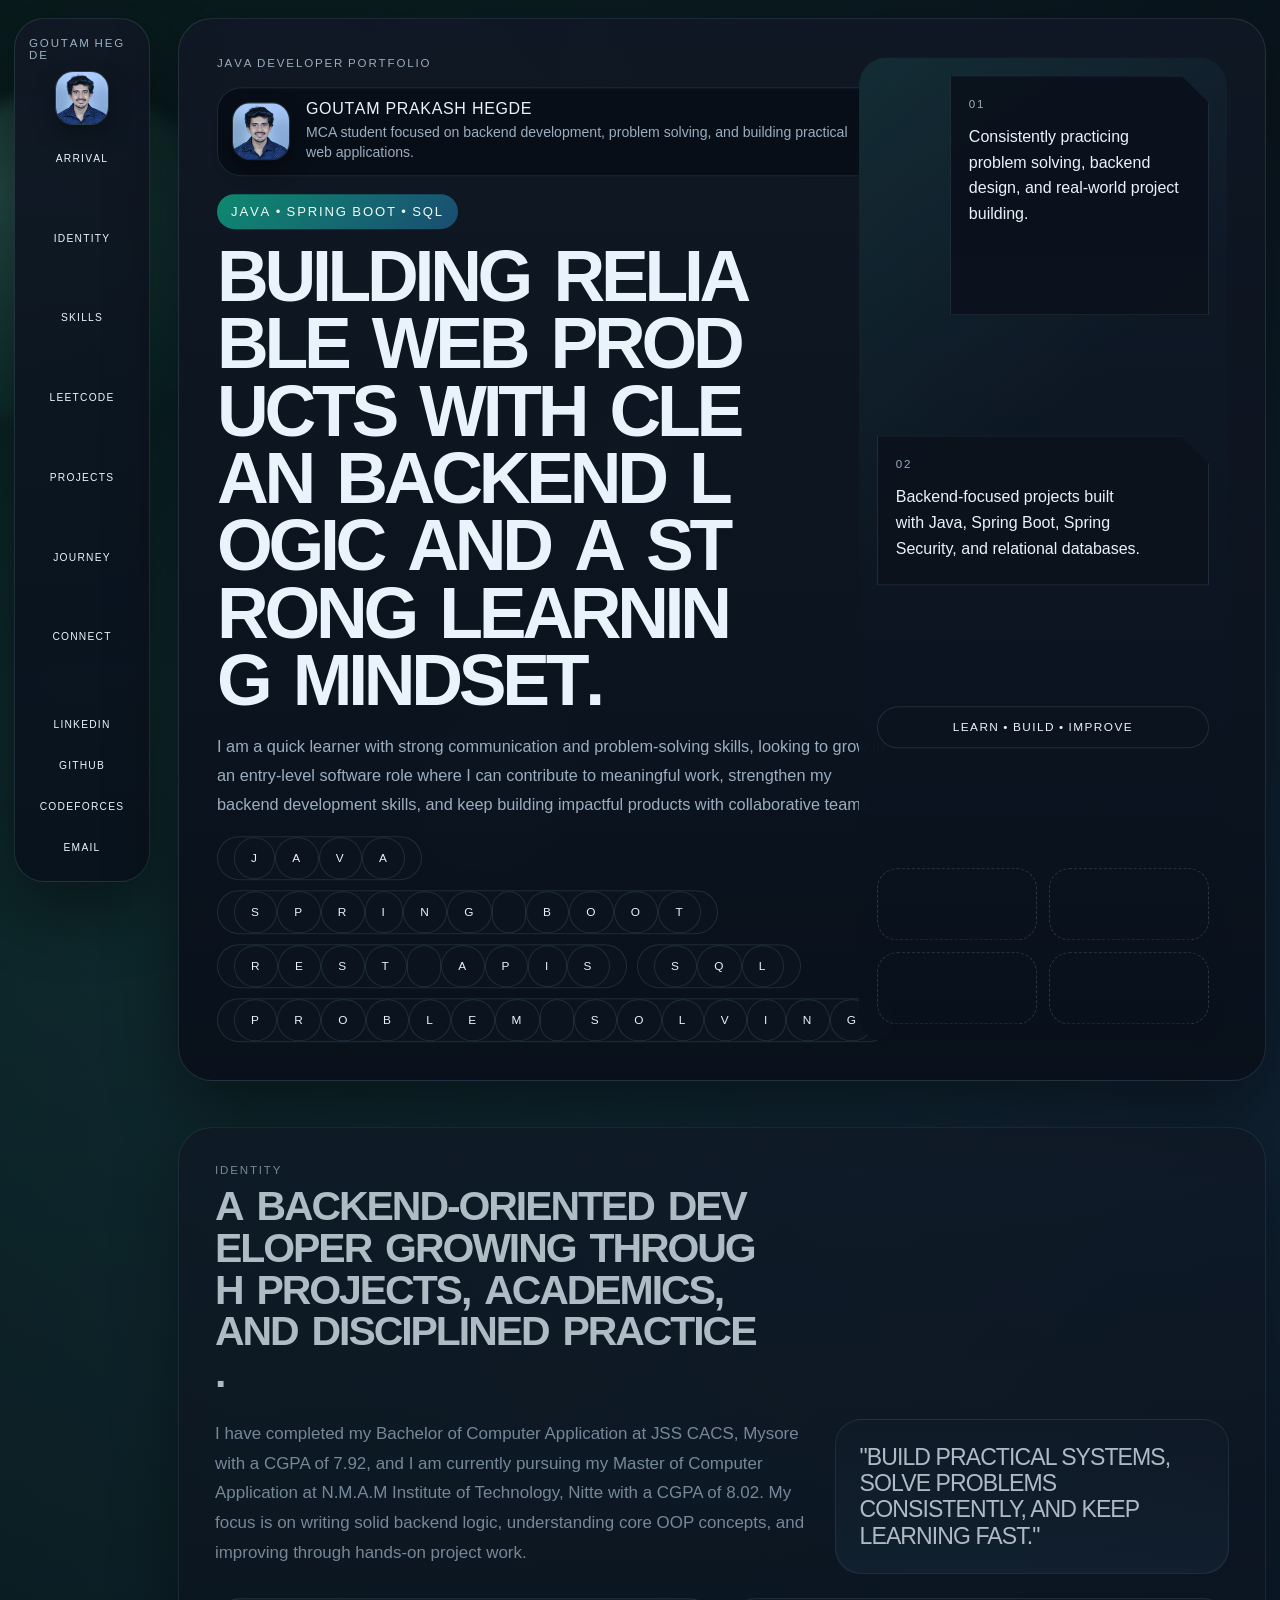
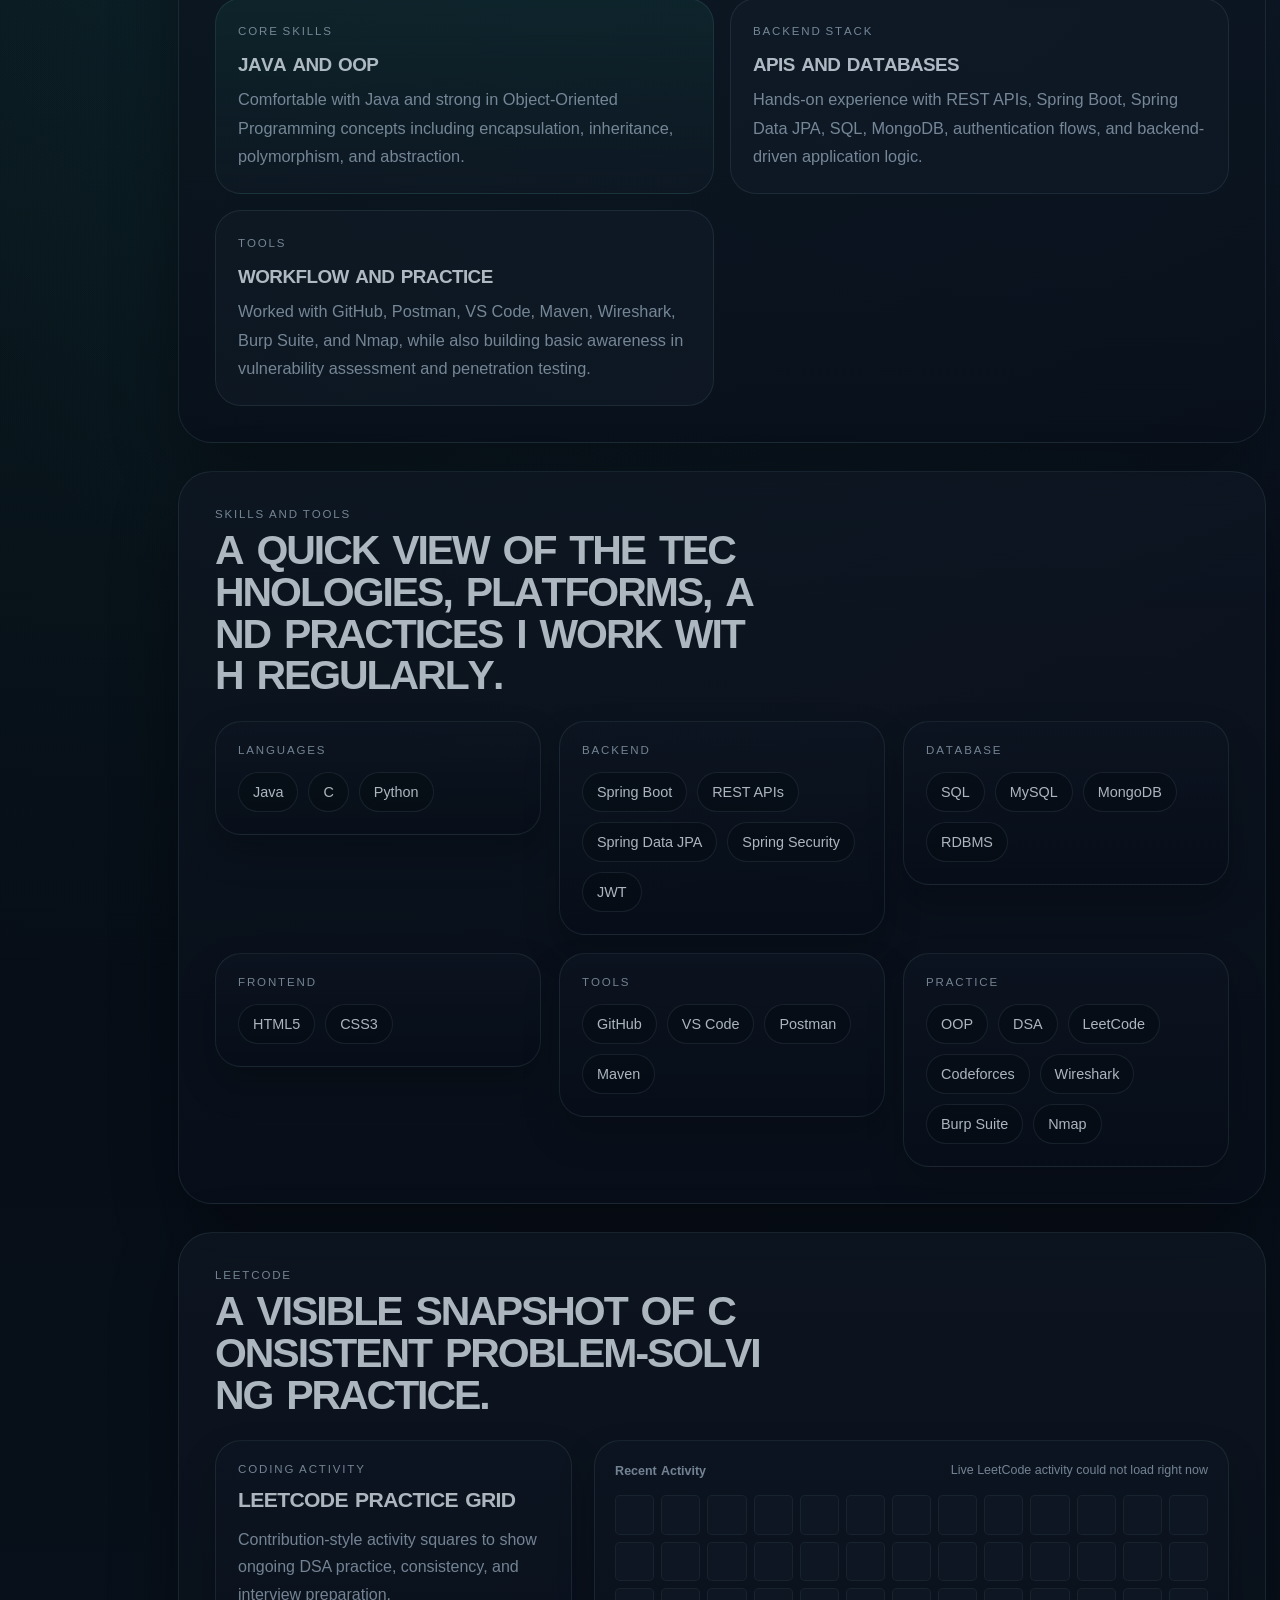
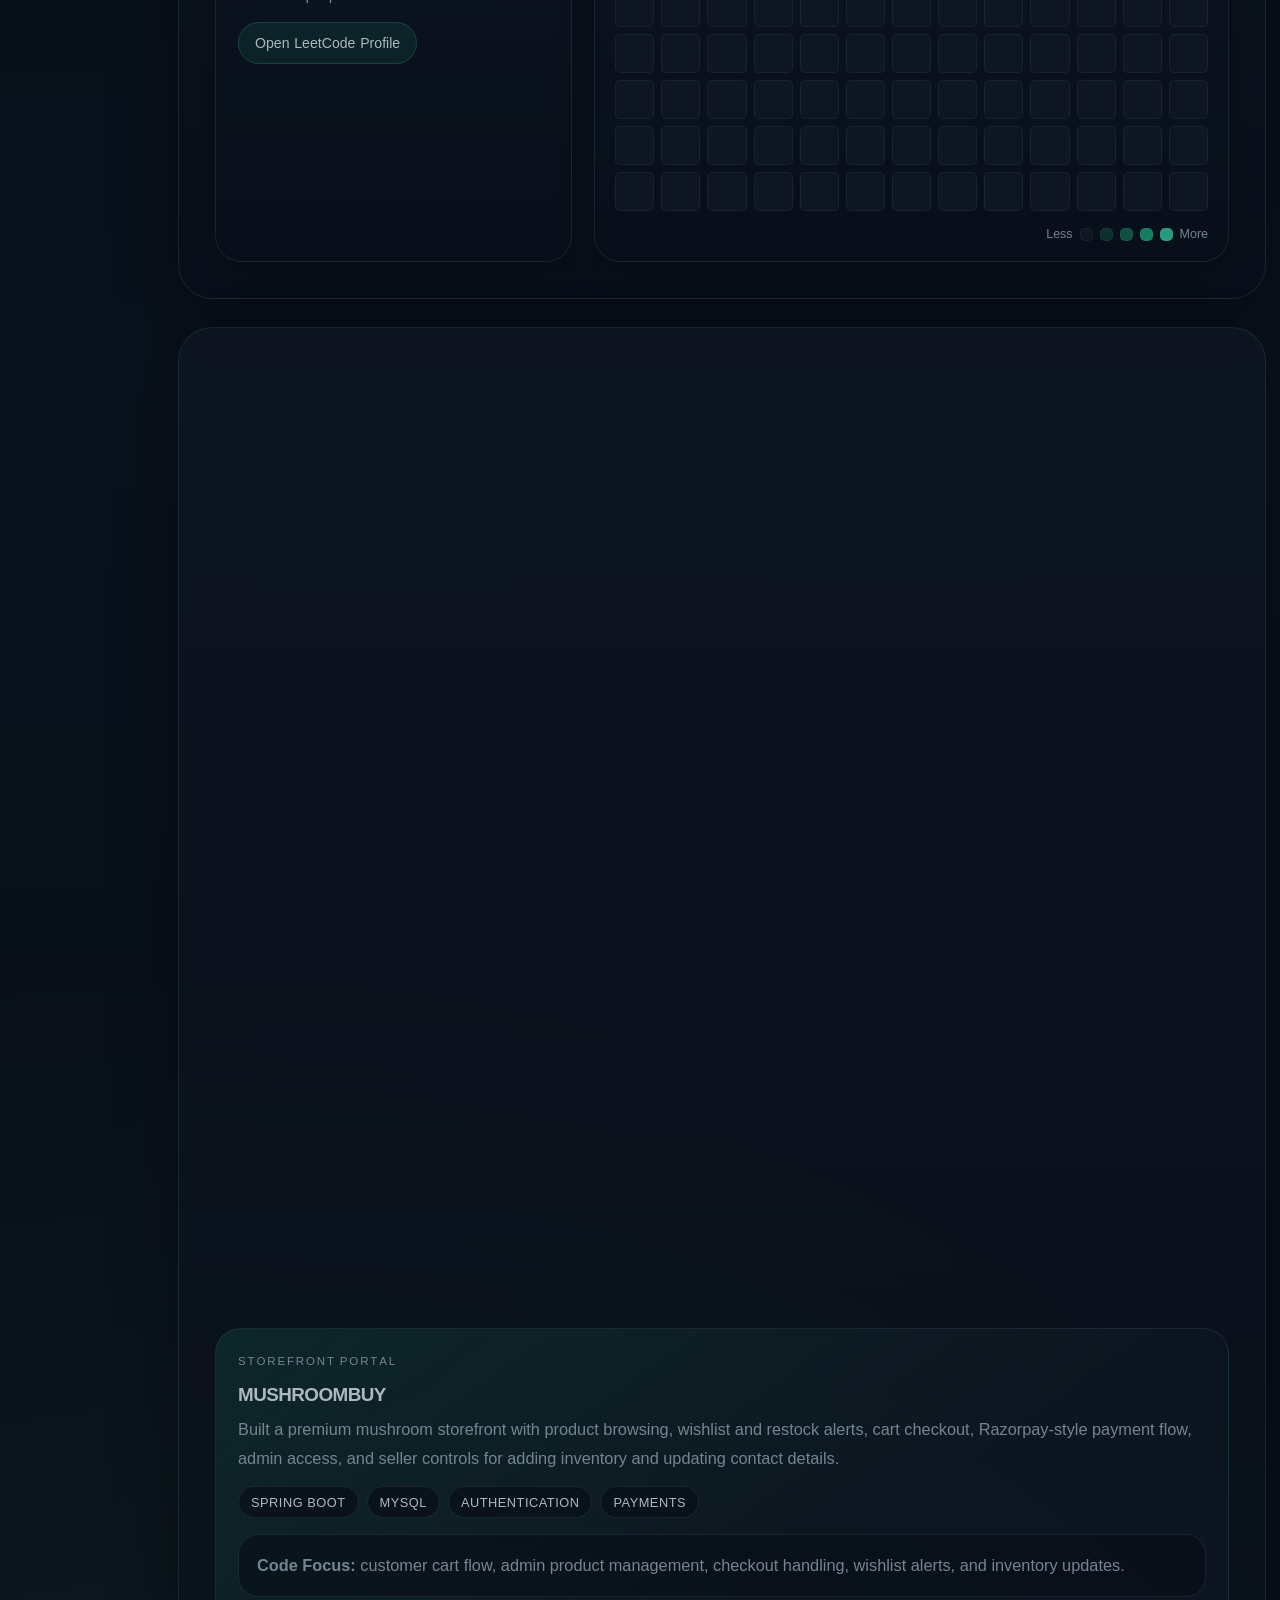
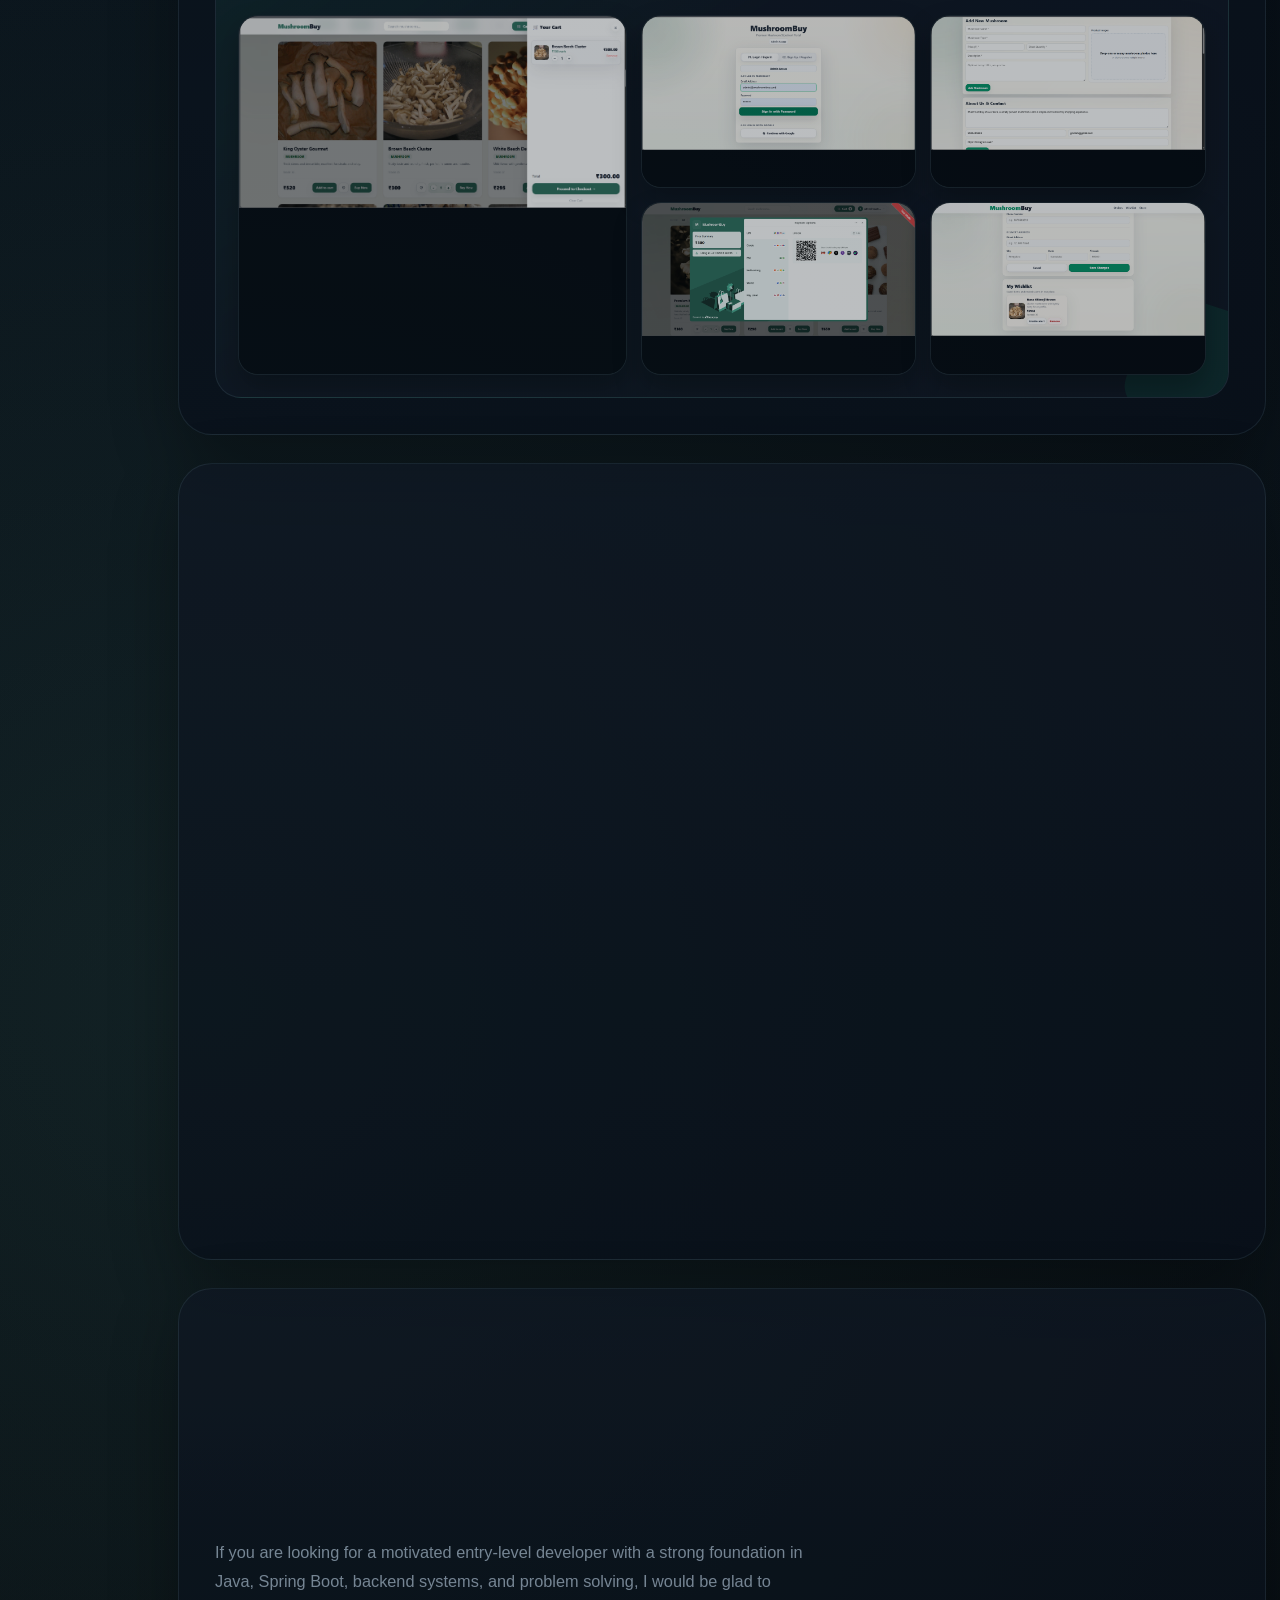
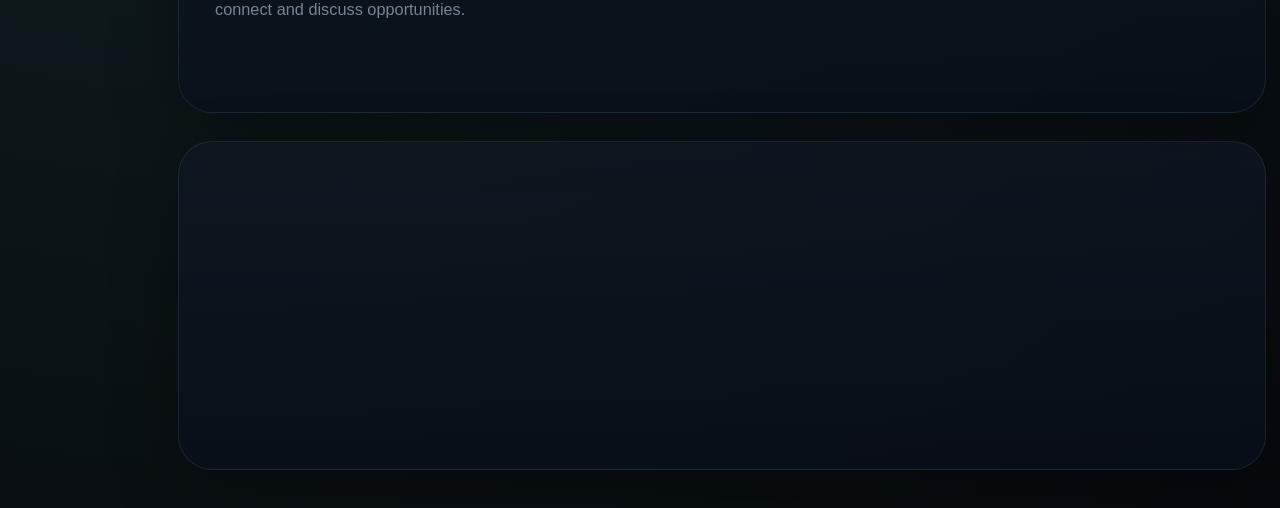
<file: index.html>
<!DOCTYPE html>
<html lang="en">
<head>
  <meta charset="UTF-8">
  <meta name="viewport" content="width=device-width, initial-scale=1.0">
  <title>Signal House Portfolio</title>
  <link rel="stylesheet" href="styles.css">
</head>
<body>
  <div class="liquid-atmosphere" aria-hidden="true">
    <span class="liquid-orb orb-1"></span>
    <span class="liquid-orb orb-2"></span>
    <span class="liquid-orb orb-3"></span>
    <span class="liquid-bubble bubble-1"></span>
    <span class="liquid-bubble bubble-2"></span>
    <span class="liquid-bubble bubble-3"></span>
    <span class="liquid-bubble bubble-4"></span>
    <span class="liquid-bubble bubble-5"></span>
  </div>

  <div class="page-shell">
    <aside class="side-rail" id="side-rail">
      <div class="rail-top">
        <p class="rail-label">Goutam Hegde</p>
        <img class="rail-photo" src="assets/goutam-prakash-hegde.jpg" alt="Portrait of Goutam Prakash Hegde">
      </div>
      <nav class="rail-nav" aria-label="Section links">
        <a href="#intro">Arrival</a>
        <a href="#identity">Identity</a>
        <a href="#skills">Skills</a>
        <a href="#leetcode">LeetCode</a>
        <a href="#work">Projects</a>
        <a href="#process">Journey</a>
        <a href="#contact">Connect</a>
      </nav>
      <div class="rail-links">
        <a href="https://www.linkedin.com/in/goutam-hegde-209283289/" target="_blank" rel="noopener noreferrer">LinkedIn</a>
        <a href="https://github.com/GoutamHegde5" target="_blank" rel="noopener noreferrer">GitHub</a>
        <a href="#">Codeforces</a>
        <a href="mailto:goutamkambigar@gmail.com">Email</a>
      </div>
    </aside>

    <main class="content-shell">
      <section class="intro-panel" id="intro">
        <div class="intro-stage panel-layer">
          <p class="eyebrow">Java Developer Portfolio</p>
          <div class="identity-strip">
            <img class="identity-photo" src="assets/goutam-prakash-hegde.jpg" alt="Portrait of Goutam Prakash Hegde">
            <div class="identity-copy">
              <p class="identity-name">Goutam Prakash Hegde</p>
              <p class="identity-role">MCA student focused on backend development, problem solving, and building practical web applications.</p>
            </div>
          </div>
          <div class="headline-stack">
            <span class="headline-chip">Java • Spring Boot • SQL</span>
            <h2>Building reliable web products with clean backend logic and a strong learning mindset.</h2>
          </div>
          <p class="intro-copy">
            I am a quick learner with strong communication and problem-solving skills, looking to grow in an entry-level software role where I can contribute to meaningful work, strengthen my backend development skills, and keep building impactful products with collaborative teams.
          </p>
          <div class="intro-notes">
            <span>Java</span>
            <span>Spring Boot</span>
            <span>REST APIs</span>
            <span>SQL</span>
            <span>Problem Solving</span>
          </div>
        </div>
        <div class="intro-art panel-layer" aria-hidden="true">
          <div class="art-card art-card-tall">
            <span class="art-index">01</span>
            <p>Consistently practicing problem solving, backend design, and real-world project building.</p>
          </div>
          <div class="art-card art-card-wide">
            <span class="art-index">02</span>
            <p>Backend-focused projects built with Java, Spring Boot, Spring Security, and relational databases.</p>
          </div>
          <div class="art-banner">Learn • Build • Improve</div>
          <div class="art-grid">
            <span></span>
            <span></span>
            <span></span>
            <span></span>
          </div>
        </div>
      </section>

      <section class="content-panel section-panel identity-panel scroll-panel" id="identity">
        <div class="panel-head">
          <p class="eyebrow">Identity</p>
          <h3>A backend-oriented developer growing through projects, academics, and disciplined practice.</h3>
        </div>
        <div class="split-layout">
          <p class="body-copy lead-copy">
            I have completed my Bachelor of Computer Application at JSS CACS, Mysore with a CGPA of 7.92, and I am currently pursuing my Master of Computer Application at N.M.A.M Institute of Technology, Nitte with a CGPA of 8.02. My focus is on writing solid backend logic, understanding core OOP concepts, and improving through hands-on project work.
          </p>
          <div class="quote-block">
            <p>"Build practical systems, solve problems consistently, and keep learning fast."</p>
          </div>
        </div>
        <div class="identity-grid">
          <article class="info-card accent-card">
            <span class="card-kicker">Core Skills</span>
            <h4>Java And OOP</h4>
            <p>Comfortable with Java and strong in Object-Oriented Programming concepts including encapsulation, inheritance, polymorphism, and abstraction.</p>
          </article>
          <article class="info-card">
            <span class="card-kicker">Backend Stack</span>
            <h4>APIs And Databases</h4>
            <p>Hands-on experience with REST APIs, Spring Boot, Spring Data JPA, SQL, MongoDB, authentication flows, and backend-driven application logic.</p>
          </article>
          <article class="info-card">
            <span class="card-kicker">Tools</span>
            <h4>Workflow And Practice</h4>
            <p>Worked with GitHub, Postman, VS Code, Maven, Wireshark, Burp Suite, and Nmap, while also building basic awareness in vulnerability assessment and penetration testing.</p>
          </article>
        </div>
      </section>

      <section class="content-panel section-panel skills-panel scroll-panel" id="skills">
        <div class="panel-head">
          <p class="eyebrow">Skills And Tools</p>
          <h3>A quick view of the technologies, platforms, and practices I work with regularly.</h3>
        </div>
        <div class="skills-cloud">
          <article class="skill-group floating-card">
            <span class="card-kicker">Languages</span>
            <div class="skill-tags">
              <span>Java</span>
              <span>C</span>
              <span>Python</span>
            </div>
          </article>
          <article class="skill-group floating-card">
            <span class="card-kicker">Backend</span>
            <div class="skill-tags">
              <span>Spring Boot</span>
              <span>REST APIs</span>
              <span>Spring Data JPA</span>
              <span>Spring Security</span>
              <span>JWT</span>
            </div>
          </article>
          <article class="skill-group floating-card">
            <span class="card-kicker">Database</span>
            <div class="skill-tags">
              <span>SQL</span>
              <span>MySQL</span>
              <span>MongoDB</span>
              <span>RDBMS</span>
            </div> 
          </article>
          <article class="skill-group floating-card">
            <span class="card-kicker">Frontend</span>
            <div class="skill-tags">
              <span>HTML5</span>
              <span>CSS3</span>
            </div>
          </article>
          <article class="skill-group floating-card">
            <span class="card-kicker">Tools</span>
            <div class="skill-tags">
              <span>GitHub</span>
              <span>VS Code</span>
              <span>Postman</span>
              <span>Maven</span>
            </div>
          </article>
          <article class="skill-group floating-card">
            <span class="card-kicker">Practice</span>
            <div class="skill-tags">
              <span>OOP</span>
              <span>DSA</span>
              <span>LeetCode</span>
              <span>Codeforces</span>
              <span>Wireshark</span>
              <span>Burp Suite</span>
              <span>Nmap</span>
            </div>
          </article>
        </div>
      </section>

      <section class="content-panel section-panel leetcode-panel scroll-panel" id="leetcode" data-leetcode-user="Goutam__Hegde">
        <div class="panel-head">
          <p class="eyebrow">LeetCode</p>
          <h3>A visible snapshot of consistent problem-solving practice.</h3>
        </div>
        <div class="leetcode-layout">
          <div class="leetcode-copy">
            <span class="card-kicker">Coding Activity</span>
            <h4>LeetCode Practice Grid</h4>
            <p>Contribution-style activity squares to show ongoing DSA practice, consistency, and interview preparation.</p>
            <a class="leetcode-link" href="https://leetcode.com/u/Goutam__Hegde/" target="_blank" rel="noopener noreferrer">Open LeetCode Profile</a>
          </div>
          <div class="leetcode-card" aria-label="LeetCode activity grid">
            <div class="leetcode-card-head">
              <strong>Recent Activity</strong>
              <span id="leetcode-status">Loading live LeetCode activity...</span>
            </div>
            <div class="leetcode-heatmap" id="leetcode-heatmap" aria-hidden="true"></div>
            <div class="leetcode-legend" aria-hidden="true">
              <span>Less</span>
              <i data-level="0"></i>
              <i data-level="1"></i>
              <i data-level="2"></i>
              <i data-level="3"></i>
              <i data-level="4"></i>
              <span>More</span>
            </div>
          </div>
        </div>
      </section>

      <section class="content-panel section-panel work-panel scroll-panel" id="work">
        <div class="panel-head">
          <p class="eyebrow">Projects</p>
          <h3>Projects that show my interest in real-world backend systems and full-stack problem solving.</h3>
        </div>
        <div class="project-wall">
          <article class="project-tile featured">
            <span class="card-kicker">E-Commerce Platform</span>
            <h4>Foodsy</h4>
            <p>Built a full-stack food ordering platform with real-time menu browsing, dynamic cart management, secure checkout workflows, automated inventory tracking, and user authentication using Java, Spring Boot, MySQL, and Spring Data JPA.</p>
            <div class="project-meta">
              <span>Java</span>
              <span>Spring Boot</span>
              <span>MySQL</span>
              <span>Spring Data JPA</span>
            </div>
            <div class="project-code">
              <p><strong>Code Focus:</strong> authentication, cart workflow, order flow, and inventory tracking.</p>
            </div>
            <div class="project-gallery">
              <figure class="project-shot project-shot-wide">
                <img src="assets/projects/foodsy-login.png" alt="Foodsy login screen for admin and users">
              </figure>
              <figure class="project-shot">
                <img src="assets/projects/foodsy-menu.png" alt="Foodsy menu page showing product cards">
              </figure>
              <figure class="project-shot">
                <img src="assets/projects/foodsy-contact.png" alt="Foodsy contact section page">
              </figure>
            </div>
          </article>
          <article class="project-tile mushroom-project">
            <span class="card-kicker">Storefront Portal</span>
            <h4>MushroomBuy</h4>
            <p>Built a premium mushroom storefront with product browsing, wishlist and restock alerts, cart checkout, Razorpay-style payment flow, admin access, and seller controls for adding inventory and updating contact details.</p>
            <div class="project-meta">
              <span>Spring Boot</span>
              <span>MySQL</span>
              <span>Authentication</span>
              <span>Payments</span>
            </div>
            <div class="project-code">
              <p><strong>Code Focus:</strong> customer cart flow, admin product management, checkout handling, wishlist alerts, and inventory updates.</p>
            </div>
            <div class="project-gallery mushroom-gallery">
              <figure class="project-shot project-shot-wide">
                <img src="assets/projects/mushroombuy-storefront.png" alt="MushroomBuy storefront showing products and cart drawer">
              </figure>
              <figure class="project-shot">
                <img src="assets/projects/mushroombuy-login.png" alt="MushroomBuy portal login and registration screen">
              </figure>
              <figure class="project-shot">
                <img src="assets/projects/mushroombuy-admin-products.png" alt="MushroomBuy admin screen for adding mushroom products">
              </figure>
              <figure class="project-shot">
                <img src="assets/projects/mushroombuy-checkout-payment.png" alt="MushroomBuy payment options checkout screen">
              </figure>
              <figure class="project-shot">
                <img src="assets/projects/mushroombuy-wishlist-delivery.png" alt="MushroomBuy wishlist and saved delivery details screen">
              </figure>
            </div>
          </article>
        </div>
      </section>

      <section class="content-panel section-panel process-panel scroll-panel" id="process">
        <div class="panel-head">
          <p class="eyebrow">Journey</p>
          <h3>An academic and personal journey shaped by steady learning, technical curiosity, and consistency.</h3>
        </div>
        <div class="timeline-list">
          <article class="timeline-row">
            <span class="timeline-mark">2022</span>
            <div>
              <h4>BCA Foundation</h4>
              <p>Started Bachelor of Computer Application at JSS CACS, Mysore and built a strong academic base in computer applications, programming, and software fundamentals.</p>
            </div>
          </article>
          <article class="timeline-row">
            <span class="timeline-mark">2025</span>
            <div>
              <h4>MCA Progress</h4>
              <p>Continued my learning through Master of Computer Application at N.M.A.M Institute of Technology, Nitte, while improving backend development, tools usage, and project-building confidence.</p>
            </div>
          </article>
          <article class="timeline-row">
            <span class="timeline-mark">Beyond</span>
            <div>
              <h4>Achievements And Interests</h4>
              <p>Represented my district in division-level throwball and completed JR level lessons in tabla, reflecting discipline, focus, and commitment beyond academics.</p>
            </div>
          </article>
        </div>
      </section>

      <section class="content-panel section-panel contact-panel scroll-panel" id="contact">
        <div class="panel-head">
          <p class="eyebrow">Connect</p>
          <h3>Open to opportunities where I can learn fast, contribute well, and grow as a developer.</h3>
        </div>
        <div class="contact-layout">
          <p class="body-copy contact-copy">
            If you are looking for a motivated entry-level developer with a strong foundation in Java, Spring Boot, backend systems, and problem solving, I would be glad to connect and discuss opportunities.
          </p>
          <div class="contact-grid">
            <a href="mailto:goutamkambigar@gmail.com">goutamkambigar@gmail.com</a>
            <a href="tel:+919242288471">+91 9242288471</a>
            <a href="https://www.linkedin.com/in/goutam-hegde-209283289/" target="_blank" rel="noopener noreferrer">LinkedIn Profile</a>
            <a href="https://github.com/GoutamHegde5" target="_blank" rel="noopener noreferrer">GitHub Profile</a>
          </div>
        </div>
      </section>

      <section class="content-panel section-panel photo-tease-panel scroll-panel" id="photo-tease">
        <div class="panel-head">
          <p class="eyebrow">Bonus</p>
          <h3>I am parttime photographer want to see some sample took by me ?</h3>
        </div>
        <div class="photo-tease-box">
          <div class="photo-actions" id="photo-actions">
            <a class="photo-yes" href="photography.html" id="photo-yes-btn">Yes</a>
            <button class="photo-no" type="button" id="photo-no-btn" aria-label="No option">No</button>
          </div>
          <p class="photo-status" id="photo-status" aria-live="polite"></p>
        </div>
      </section>
    </main>
  </div>

  <div class="gallery-launch-overlay" id="gallery-launch-overlay" aria-hidden="true"></div>
  <script src="script.js"></script>

</body>
</html>
</file>
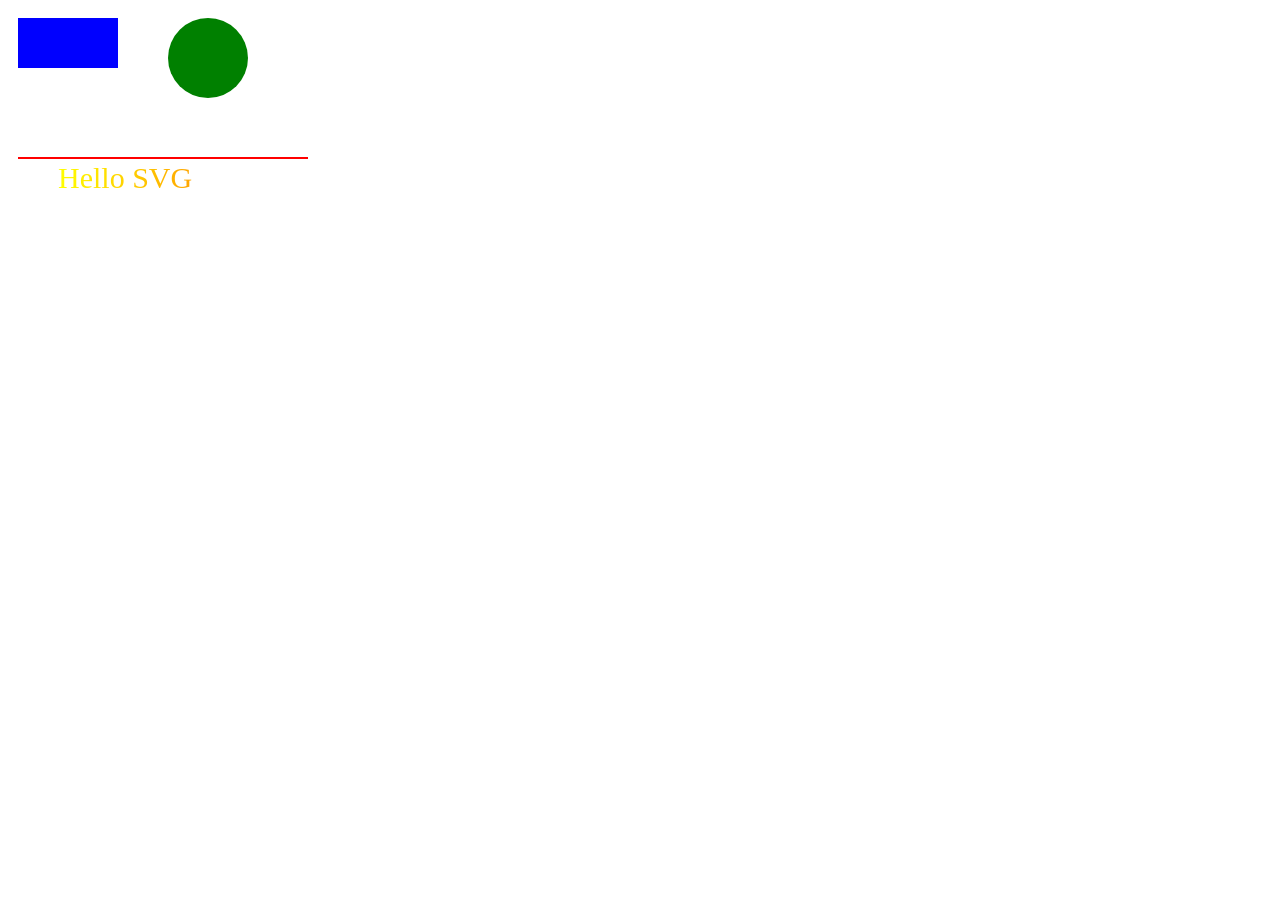
<file: one.html>
<!DOCTYPE html>
<html>
<head>
  <title>My HTML5 Page</title>
</head>
<body>
<svg width="400" height="200">
    <rect x="10" y="10" width="100" height="50" fill="blue"/>
    <circle cx="200" cy="50" r="40" fill="green"/>
    <line x1="10" y1="150" x2="300" y2="150" stroke="red" stroke-width="2"/>
    <defs>
        <linearGradient id="grad" x1="0%" y1="0%" x2="100%" y2="0%">
            <stop offset="0%" style="stop-color:yellow"/>
            <stop offset="100%" style="stop-color:orange"/>
        </linearGradient>
    </defs>
    <text x="50" y="180" font-size="30" fill="url(#grad)">Hello SVG</text>
</svg>



</body>
</html>
</file>
<file: styles.css>
:root {
  --bg: #05080d;
  --surface: #0b111a;
  --surface-strong: #101824;
  --surface-tint: #142231;
  --ink: #edf7ff;
  --muted: #9eb0c2;
  --line: rgba(183, 232, 255, 0.12);
  --accent: #35d0a4;
  --accent-deep: #0f8c72;
  --accent-soft: #7de7c9;
  --glow: rgba(53, 208, 164, 0.28);
  --shadow: 0 24px 70px rgba(0, 0, 0, 0.48);
  --heading-font: "Arial Black", Impact, sans-serif;
  --body-font: "Trebuchet MS", "Segoe UI", sans-serif;
  --radius-xl: 34px;
  --radius-lg: 26px;
  --radius-pill: 999px;
}

* {
  box-sizing: border-box;
}

img {
  -webkit-user-drag: none;
  user-select: none;
}

html {
  scroll-behavior: smooth;
}

body {
  margin: 0;
  min-height: 100vh;
  color: var(--ink);
  font-family: var(--body-font);
  position: relative;
  overflow-x: hidden;
  background:
    radial-gradient(circle at 12% 10%, rgba(53, 208, 164, 0.16), transparent 30%),
    radial-gradient(circle at 88% 14%, rgba(82, 123, 255, 0.12), transparent 26%),
    radial-gradient(circle at 16% 84%, rgba(125, 231, 201, 0.1), transparent 28%),
    linear-gradient(180deg, #03050a 0%, #08111c 52%, #05080d 100%);
}

body::after {
  content: "";
  position: fixed;
  inset: 0;
  pointer-events: none;
  background:
    radial-gradient(circle 110px at var(--cursor-x, 50%) var(--cursor-y, 50%), rgba(125, 231, 201, 0.22), transparent 64%),
    radial-gradient(circle 360px at var(--cursor-x, 50%) var(--cursor-y, 50%), rgba(53, 208, 164, 0.13), transparent 72%);
  opacity: 0.72;
  mix-blend-mode: screen;
}

body::before {
  content: "";
  position: fixed;
  inset: 0;
  pointer-events: none;
  background-image:
    linear-gradient(rgba(183, 232, 255, 0.04) 1px, transparent 1px),
    linear-gradient(90deg, rgba(183, 232, 255, 0.04) 1px, transparent 1px);
  background-size: 40px 40px;
  opacity: 0.08;
  mask-image: linear-gradient(180deg, rgba(0, 0, 0, 0.55), rgba(0, 0, 0, 0.06));
}


.page-shell {
  position: relative;
  z-index: 2;
  width: min(1380px, calc(100% - 28px));
  margin: 0 auto;
  display: grid;
  grid-template-columns: 136px minmax(0, 1fr);
  gap: 28px;
  padding: 18px 0 56px;
}

.liquid-atmosphere {
  position: fixed;
  inset: 0;
  z-index: 0;
  pointer-events: none;
  overflow: hidden;
}

.liquid-orb,
.liquid-bubble {
  position: absolute;
  border-radius: 50%;
}

.cursor-aura,
.cursor-trail {
  position: fixed;
  left: 0;
  top: 0;
  pointer-events: none;
  z-index: 4;
  transform: translate3d(-100px, -100px, 0);
}

.cursor-aura {
  width: 24px;
  height: 24px;
  margin: -12px 0 0 -12px;
  border: 1px solid rgba(125, 231, 201, 0.58);
  border-radius: 56% 44% 52% 48% / 48% 56% 44% 52%;
  background:
    radial-gradient(circle at 36% 30%, rgba(237, 247, 255, 0.28), transparent 16%),
    radial-gradient(circle at 62% 58%, rgba(53, 208, 164, 0.34), transparent 54%),
    linear-gradient(135deg, rgba(125, 231, 201, 0.5), rgba(53, 208, 164, 0.1));
  box-shadow:
    0 0 28px rgba(53, 208, 164, 0.34),
    0 0 70px rgba(53, 208, 164, 0.16),
    inset 0 0 24px rgba(53, 208, 164, 0.16);
  opacity: 0;
  transition: opacity 0.24s ease, width 0.18s ease, height 0.18s ease, margin 0.18s ease, border-color 0.18s ease, border-radius 0.24s ease;
  mix-blend-mode: screen;
  animation: cursorLiquify 3.4s ease-in-out infinite;
}

.cursor-aura::before,
.cursor-aura::after {
  content: "";
  position: absolute;
  border-radius: 50%;
  background: rgba(125, 231, 201, 0.42);
  filter: blur(1px);
}

.cursor-aura::before {
  width: 5px;
  height: 5px;
  left: 7px;
  top: 6px;
  box-shadow: 8px 8px 0 rgba(53, 208, 164, 0.2);
}

.cursor-aura::after {
  width: 3px;
  height: 3px;
  right: 7px;
  top: 8px;
  box-shadow: -10px 10px 0 rgba(237, 247, 255, 0.22);
}

.cursor-aura.is-active {
  width: 34px;
  height: 34px;
  margin: -17px 0 0 -17px;
  border-color: rgba(125, 231, 201, 0.78);
  border-radius: 42% 58% 45% 55% / 58% 43% 57% 42%;
}

.cursor-trail {
  width: var(--snake-size, 28px);
  height: var(--snake-size, 28px);
  margin: calc(var(--snake-size, 28px) / -2) 0 0 calc(var(--snake-size, 28px) / -2);
  border-radius: 55% 45% 54% 46% / 46% 55% 45% 54%;
  background:
    radial-gradient(circle at 34% 30%, rgba(237, 247, 255, 0.34), transparent 18%),
    radial-gradient(circle at 54% 58%, rgba(125, 231, 201, 0.58), rgba(53, 208, 164, 0.16) 62%, transparent 72%);
  box-shadow: 0 0 22px rgba(53, 208, 164, 0.42);
  opacity: 0;
  transition: opacity 0.28s ease, filter 0.28s ease;
  mix-blend-mode: screen;
  animation: cursorLiquify 4.2s ease-in-out infinite;
}

.cursor-trail.is-visible {
  opacity: var(--snake-opacity, 0.72);
}

.cursor-trail.is-resting {
  opacity: 0;
  filter: blur(6px);
}

.liquid-orb {
  filter: blur(8px);
  opacity: 0.45;
  animation: orbDrift 18s ease-in-out infinite;
}

.orb-1 {
  width: 340px;
  height: 340px;
  left: -100px;
  top: 10vh;
  background: radial-gradient(circle at 30% 30%, rgba(125, 231, 201, 0.5), rgba(20, 117, 98, 0.22) 70%, rgba(20, 117, 98, 0) 100%);
}

.orb-2 {
  width: 280px;
  height: 280px;
  right: 6vw;
  top: 38vh;
  background: radial-gradient(circle at 40% 40%, rgba(103, 137, 255, 0.38), rgba(37, 117, 146, 0.2) 70%, rgba(37, 117, 146, 0) 100%);
  animation-delay: 3.6s;
}

.orb-3 {
  width: 220px;
  height: 220px;
  left: 32vw;
  bottom: -20px;
  background: radial-gradient(circle at 32% 32%, rgba(53, 208, 164, 0.36), rgba(95, 179, 204, 0.18) 70%, rgba(95, 179, 204, 0) 100%);
  animation-delay: 7.2s;
}

.liquid-bubble {
  bottom: -140px;
  border: 1px solid rgba(125, 231, 201, 0.2);
  background: radial-gradient(circle at 30% 28%, rgba(125, 231, 201, 0.42), rgba(42, 120, 138, 0.2) 58%, rgba(42, 120, 138, 0.04) 100%);
  box-shadow: inset -8px -12px 18px rgba(255, 255, 255, 0.08);
  animation: bubbleRise 18s linear infinite;
}

.bubble-1 {
  left: 9vw;
  width: 34px;
  height: 34px;
  animation-duration: 16s;
}

.bubble-2 {
  left: 24vw;
  width: 22px;
  height: 22px;
  animation-duration: 14s;
  animation-delay: 2.8s;
}

.bubble-3 {
  left: 52vw;
  width: 30px;
  height: 30px;
  animation-duration: 17s;
  animation-delay: 6s;
}

.bubble-4 {
  left: 74vw;
  width: 18px;
  height: 18px;
  animation-duration: 13s;
  animation-delay: 1.8s;
}

.bubble-5 {
  left: 88vw;
  width: 26px;
  height: 26px;
  animation-duration: 15s;
  animation-delay: 4.4s;
}

.side-rail {
  position: sticky;
  top: 18px;
  align-self: start;
  min-height: calc(100vh - 36px);
  display: grid;
  grid-template-rows: auto 1fr auto;
  gap: 18px;
  padding: 18px 14px;
  border: 1px solid var(--line);
  border-radius: 30px;
  background: linear-gradient(180deg, rgba(16, 24, 36, 0.96), rgba(8, 17, 28, 0.92));
  box-shadow: var(--shadow);
  transition: opacity 0.28s ease, transform 0.28s ease;
}

.side-rail.hidden {
  opacity: 0;
  transform: translateY(-18px);
  pointer-events: none;
}

.rail-label,
.eyebrow,
.card-kicker,
.art-index {
  margin: 0;
  text-transform: uppercase;
  letter-spacing: 0.16em;
  font-size: 0.72rem;
  color: var(--muted);
}

.rail-top h1 {
  margin: 10px 0 12px;
  font-family: var(--heading-font);
  font-size: clamp(1.5rem, 2vw, 2rem);
  line-height: 0.95;
  text-transform: uppercase;
}

.rail-top {
  display: grid;
  justify-items: center;
  gap: 10px;
}

.rail-photo {
  width: 54px;
  height: 54px;
  border-radius: 18px;
  object-fit: cover;
  object-position: center top;
  border: 1px solid rgba(183, 232, 255, 0.16);
  box-shadow: 0 10px 22px rgba(0, 0, 0, 0.34);
}

.text-pop-ready {
  cursor: default;
}

.text-pop-char {
  display: inline-block;
  transition: transform 0.18s ease, color 0.18s ease, text-shadow 0.18s ease;
  transform-origin: center bottom;
}

.text-pop-char.space {
  width: 0.34em;
}

.text-pop-char:hover {
  transform: translateY(-6px) scale(1.08);
  color: var(--accent);
  text-shadow: 0 10px 18px var(--glow);
}

.rail-role {
  margin: 0;
  color: var(--muted);
  line-height: 1.7;
  font-size: 0.95rem;
}

.rail-nav,
.rail-links {
  display: grid;
  gap: 10px;
  justify-items: center;
}

.rail-nav a,
.rail-links a {
  color: var(--ink);
  text-decoration: none;
  writing-mode: horizontal-tb;
  transform: none;
  font-size: 0.64rem;
  letter-spacing: 0.12em;
  text-transform: uppercase;
  text-align: center;
  padding: 9px 6px;
  border-radius: 14px;
  border: 1px solid transparent;
  transition: background 0.22s ease, transform 0.22s ease, border-color 0.22s ease, box-shadow 0.22s ease;
}

.rail-nav a:hover,
.rail-links a:hover,
.rail-nav a:focus-visible,
.rail-links a:focus-visible {
  background: rgba(53, 208, 164, 0.12);
  border-color: rgba(53, 208, 164, 0.24);
  transform: translateY(-4px) scale(1.02);
  box-shadow: 0 12px 24px rgba(0, 0, 0, 0.28);
}

.content-shell {
  display: grid;
  gap: 28px;
  min-width: 0;
}

.intro-panel,
.content-panel {
  position: relative;
  border: 1px solid var(--line);
  border-radius: var(--radius-xl);
  background: linear-gradient(180deg, rgba(16, 24, 36, 0.97), rgba(9, 16, 27, 0.97));
  box-shadow: var(--shadow);
  transition: transform 0.28s ease, box-shadow 0.28s ease, border-color 0.28s ease;
  overflow: hidden;
}

.intro-panel::before,
.content-panel::before {
  content: "";
  position: absolute;
  width: 180px;
  height: 180px;
  top: -70px;
  right: -70px;
  border-radius: 50%;
  background: radial-gradient(circle, rgba(53, 208, 164, 0.28), rgba(53, 208, 164, 0) 72%);
  opacity: 0;
  transform: scale(0.6);
  transition: opacity 0.5s ease, transform 0.5s ease;
  pointer-events: none;
}

.intro-panel:hover::before,
.content-panel:hover::before {
  opacity: 1;
  transform: scale(1.14);
}

.intro-panel:hover,
.content-panel:hover {
  transform: translateY(-8px);
  border-color: rgba(53, 208, 164, 0.24);
  box-shadow: 0 28px 76px rgba(0, 0, 0, 0.58);
}

.intro-panel {
  min-height: calc(100vh - 36px);
  display: grid;
  grid-template-columns: minmax(0, 1.25fr) minmax(320px, 0.75fr);
  gap: 28px;
  padding: 38px;
  overflow: hidden;
}

.panel-layer {
  position: relative;
  transition: opacity 0.18s linear, transform 0.18s linear;
}

.intro-stage {
  display: grid;
  align-content: center;
  gap: 18px;
}

.identity-strip {
  display: flex;
  align-items: center;
  gap: 16px;
  width: min(100%, 760px);
  padding: 12px 14px;
  border: 1px solid var(--line);
  border-radius: 24px;
  background: rgba(7, 13, 22, 0.72);
}

.identity-photo {
  width: 58px;
  height: 58px;
  border-radius: 18px;
  object-fit: cover;
  object-position: center top;
  border: 1px solid rgba(183, 232, 255, 0.16);
  box-shadow: 0 10px 22px rgba(0, 0, 0, 0.34);
}

.identity-copy {
  display: grid;
  gap: 4px;
}

.identity-name,
.identity-role {
  margin: 0;
}

.identity-name {
  font-family: var(--heading-font);
  font-size: 1rem;
  letter-spacing: 0.04em;
  text-transform: uppercase;
}

.identity-role {
  max-width: none;
  color: var(--muted);
  font-size: 0.88rem;
  line-height: 1.45;
}

.headline-stack {
  display: grid;
  gap: 14px;
}

.headline-chip {
  display: inline-flex;
  width: fit-content;
  padding: 10px 14px;
  border-radius: var(--radius-pill);
  background: linear-gradient(135deg, var(--accent-deep), #1b4f73);
  color: #f6fffb;
  font-size: 0.82rem;
  letter-spacing: 0.14em;
  text-transform: uppercase;
  animation: floatText 5.4s ease-in-out infinite;
}

.intro-stage h2 {
  margin: 0;
  max-width: 14ch;
  font-family: var(--heading-font);
  font-size: clamp(2.8rem, 5.6vw, 5.6rem);
  line-height: 0.94;
  letter-spacing: -0.06em;
  text-transform: uppercase;
}

.intro-copy,
.body-copy,
.project-tile p,
.timeline-row p,
.info-card p {
  margin: 0;
  color: var(--muted);
  line-height: 1.75;
  font-size: 1.02rem;
}

.intro-notes {
  display: flex;
  flex-wrap: wrap;
  gap: 10px;
}

.intro-notes span,
.art-banner {
  display: inline-flex;
  align-items: center;
  justify-content: center;
  min-height: 42px;
  padding: 0 16px;
  border: 1px solid var(--line);
  border-radius: var(--radius-pill);
  background: rgba(12, 20, 32, 0.9);
  text-transform: uppercase;
  letter-spacing: 0.12em;
  font-size: 0.74rem;
  transition: transform 0.22s ease, background 0.22s ease, border-color 0.22s ease, box-shadow 0.22s ease;
  animation: floatText 6.2s ease-in-out infinite;
}

.intro-notes span:nth-child(2) {
  animation-delay: 0.35s;
}

.intro-notes span:nth-child(3) {
  animation-delay: 0.7s;
}

.intro-notes span:nth-child(4) {
  animation-delay: 1.05s;
}

.intro-notes span:nth-child(5) {
  animation-delay: 1.4s;
}

.intro-notes span:hover,
.intro-notes span:focus-visible,
.art-banner:hover,
.art-banner:focus-visible {
  transform: translateY(-4px) scale(1.03);
  background: rgba(17, 32, 46, 0.96);
  border-color: rgba(53, 208, 164, 0.25);
  box-shadow: 0 14px 26px rgba(0, 0, 0, 0.3);
}

.intro-art {
  min-height: 100%;
  display: grid;
  align-content: space-between;
  gap: 16px;
  padding: 18px;
  border-radius: 28px;
  background:
    linear-gradient(135deg, rgba(53, 208, 164, 0.1), transparent 42%),
    linear-gradient(180deg, #111b29, #09111c);
}

.art-card {
  position: relative;
  padding: 18px;
  border: 1px solid rgba(183, 232, 255, 0.12);
  background: rgba(11, 18, 29, 0.96);
  clip-path: polygon(0 0, calc(100% - 28px) 0, 100% 28px, 100% 100%, 0 100%);
  transition: transform 0.24s ease, box-shadow 0.24s ease, border-color 0.24s ease;
}

.art-card:hover {
  transform: translateY(-8px) rotate(-1deg);
  border-color: rgba(53, 208, 164, 0.24);
  box-shadow: 0 18px 36px rgba(0, 0, 0, 0.36);
}

.art-card p {
  margin: 12px 0 0;
  max-width: 28ch;
  color: var(--ink);
  line-height: 1.6;
}

.art-card-tall {
  min-height: 240px;
  width: 78%;
  justify-self: end;
}

.art-card-wide {
  min-height: 150px;
  width: 100%;
}

.art-grid {
  display: grid;
  grid-template-columns: repeat(2, 1fr);
  gap: 12px;
}

.art-grid span {
  min-height: 72px;
  border-radius: 20px;
  border: 1px dashed rgba(183, 232, 255, 0.18);
  transition: transform 0.22s ease, border-color 0.22s ease, background 0.22s ease;
}

.art-grid span:hover {
  transform: translateY(-5px);
  border-color: rgba(53, 208, 164, 0.3);
  background: rgba(53, 208, 164, 0.08);
}

.section-panel {
  padding: 36px;
}

.panel-head {
  display: grid;
  gap: 10px;
  margin-bottom: 24px;
}

.panel-head h3 {
  margin: 0;
  font-family: var(--heading-font);
  font-size: clamp(1.9rem, 3.2vw, 3rem);
  line-height: 1.02;
  letter-spacing: -0.05em;
  max-width: 24ch;
  text-transform: uppercase;
}

.split-layout,
.contact-layout {
  display: grid;
  grid-template-columns: minmax(0, 1.2fr) minmax(280px, 0.8fr);
  gap: 28px;
  align-items: start;
}

.lead-copy {
  font-size: 1.06rem;
}

.quote-block {
  padding: 24px;
  border: 1px solid var(--line);
  border-radius: var(--radius-lg);
  background: linear-gradient(180deg, var(--surface-strong), var(--surface-tint));
  transition: transform 0.24s ease, box-shadow 0.24s ease, border-color 0.24s ease;
}

.quote-block:hover {
  transform: translateY(-6px);
  border-color: rgba(53, 208, 164, 0.24);
  box-shadow: 0 18px 34px rgba(0, 0, 0, 0.32);
}

.quote-block p {
  margin: 0;
  font-family: var(--heading-font);
  font-size: clamp(1.2rem, 1.8vw, 1.6rem);
  line-height: 1.14;
  letter-spacing: -0.04em;
  text-transform: uppercase;
}

.identity-grid,
.timeline-list {
  display: grid;
  gap: 16px;
}

.identity-grid {
  margin-top: 24px;
  grid-template-columns: repeat(2, minmax(0, 1fr));
}

.skills-panel {
  overflow: hidden;
}

.skills-cloud {
  display: grid;
  grid-template-columns: repeat(3, minmax(0, 1fr));
  gap: 18px;
  align-items: start;
}

.floating-card {
  position: relative;
  padding: 22px;
  border: 1px solid var(--line);
  border-radius: var(--radius-lg);
  background: linear-gradient(180deg, rgba(16, 24, 36, 0.96), rgba(9, 16, 27, 0.96));
  box-shadow: 0 18px 34px rgba(0, 0, 0, 0.26);
  transition: transform 0.24s ease, box-shadow 0.24s ease, border-color 0.24s ease;
  animation: floatCard 6.5s ease-in-out infinite;
}

.floating-card:nth-child(2) {
  animation-delay: 0.6s;
}

.floating-card:nth-child(3) {
  animation-delay: 1.2s;
}

.floating-card:nth-child(4) {
  animation-delay: 1.8s;
}

.floating-card:nth-child(5) {
  animation-delay: 2.4s;
}

.floating-card:nth-child(6) {
  animation-delay: 3s;
}

.floating-card:hover {
  transform: translateY(-8px);
  border-color: rgba(53, 208, 164, 0.24);
  box-shadow: 0 22px 40px rgba(0, 0, 0, 0.34);
}

.skill-group {
  display: grid;
  gap: 16px;
}

.skill-tags {
  display: flex;
  flex-wrap: wrap;
  gap: 10px;
}

.skill-tags span {
  display: inline-flex;
  align-items: center;
  justify-content: center;
  min-height: 40px;
  padding: 0 14px;
  border: 1px solid rgba(183, 232, 255, 0.13);
  border-radius: var(--radius-pill);
  background: rgba(7, 13, 22, 0.72);
  color: var(--ink);
  font-size: 0.9rem;
  line-height: 1;
  transition: transform 0.22s ease, border-color 0.22s ease, box-shadow 0.22s ease, color 0.22s ease;
}

.skill-tags span:hover {
  transform: translateY(-5px);
  border-color: rgba(53, 208, 164, 0.28);
  color: var(--accent-soft);
  box-shadow: 0 12px 22px rgba(0, 0, 0, 0.3);
}

.leetcode-layout {
  display: grid;
  grid-template-columns: minmax(240px, 0.72fr) minmax(0, 1.28fr);
  gap: 22px;
  align-items: stretch;
}

.leetcode-copy,
.leetcode-card {
  border: 1px solid var(--line);
  border-radius: var(--radius-lg);
  background: linear-gradient(180deg, rgba(16, 24, 36, 0.96), rgba(9, 16, 27, 0.96));
  box-shadow: 0 18px 34px rgba(0, 0, 0, 0.26);
}

.leetcode-copy {
  display: grid;
  align-content: start;
  gap: 14px;
  padding: 22px;
}

.leetcode-copy h4 {
  margin: 0;
  font-family: var(--heading-font);
  font-size: 1.32rem;
  line-height: 1.08;
  letter-spacing: -0.03em;
  text-transform: uppercase;
}

.leetcode-copy p {
  margin: 0;
  color: var(--muted);
  line-height: 1.7;
}

.leetcode-link {
  display: inline-flex;
  align-items: center;
  justify-content: center;
  width: fit-content;
  min-height: 42px;
  padding: 0 16px;
  border: 1px solid rgba(53, 208, 164, 0.28);
  border-radius: var(--radius-pill);
  background: rgba(53, 208, 164, 0.12);
  color: var(--ink);
  text-decoration: none;
  font-size: 0.88rem;
  transition: transform 0.22s ease, border-color 0.22s ease, box-shadow 0.22s ease, background 0.22s ease;
}

.leetcode-link:hover,
.leetcode-link:focus-visible {
  transform: translateY(-4px);
  border-color: rgba(53, 208, 164, 0.44);
  background: rgba(53, 208, 164, 0.18);
  box-shadow: 0 12px 24px rgba(0, 0, 0, 0.32);
}

.leetcode-card {
  display: grid;
  gap: 16px;
  padding: 20px;
  overflow: hidden;
}

.leetcode-card-head {
  display: flex;
  justify-content: space-between;
  gap: 16px;
  align-items: center;
}

.leetcode-card-head strong {
  font-size: 0.98rem;
}

.leetcode-card-head span,
.leetcode-legend {
  color: var(--muted);
  font-size: 0.78rem;
}

.leetcode-heatmap {
  display: grid;
  grid-template-columns: repeat(13, 1fr);
  gap: 7px;
}

.leetcode-heatmap span,
.leetcode-legend i {
  display: block;
  aspect-ratio: 1;
  border-radius: 5px;
  border: 1px solid rgba(183, 232, 255, 0.08);
}

.leetcode-heatmap span {
  min-width: 13px;
  transition: transform 0.18s ease, box-shadow 0.18s ease, border-color 0.18s ease;
}

.leetcode-heatmap span:hover {
  transform: scale(1.18);
  border-color: rgba(125, 231, 201, 0.42);
  box-shadow: 0 0 18px rgba(53, 208, 164, 0.24);
}

.leetcode-heatmap span[data-level="0"],
.leetcode-legend i[data-level="0"] {
  background: #111a26;
}

.leetcode-heatmap span[data-level="1"],
.leetcode-legend i[data-level="1"] {
  background: #0f3d32;
}

.leetcode-heatmap span[data-level="2"],
.leetcode-legend i[data-level="2"] {
  background: #116b50;
}

.leetcode-heatmap span[data-level="3"],
.leetcode-legend i[data-level="3"] {
  background: #19a878;
}

.leetcode-heatmap span[data-level="4"],
.leetcode-legend i[data-level="4"] {
  background: #35d0a4;
}

.leetcode-legend {
  display: flex;
  gap: 7px;
  align-items: center;
  justify-content: flex-end;
}

.leetcode-legend i {
  width: 13px;
}

@keyframes floatCard {
  0%,
  100% {
    transform: translateY(0);
  }
  50% {
    transform: translateY(-8px);
  }
}

@keyframes cursorLiquify {
  0%,
  100% {
    border-radius: 54% 46% 58% 42% / 48% 56% 44% 52%;
  }
  33% {
    border-radius: 42% 58% 47% 53% / 59% 42% 58% 41%;
  }
  66% {
    border-radius: 62% 38% 54% 46% / 43% 61% 39% 57%;
  }
}

.info-card,
.project-tile,
.timeline-row,
.contact-grid a {
  border: 1px solid var(--line);
  background: var(--surface-strong);
}

.info-card {
  padding: 22px;
  border-radius: var(--radius-lg);
  transition: transform 0.24s ease, box-shadow 0.24s ease, border-color 0.24s ease, background 0.24s ease;
}

.info-card:hover {
  transform: translateY(-8px);
  border-color: rgba(53, 208, 164, 0.24);
  background: #132033;
  box-shadow: 0 18px 34px rgba(0, 0, 0, 0.34);
}

.project-wall {
  display: grid;
  grid-template-columns: repeat(2, minmax(0, 1fr));
  gap: 18px;
}

.project-tile {
  padding: 22px;
  min-height: 220px;
  position: relative;
  border-radius: var(--radius-lg);
  overflow: hidden;
  opacity: 0.12;
  transform: translateY(28px);
  transition: opacity 0.32s ease, transform 0.32s ease, box-shadow 0.26s ease, border-color 0.26s ease;
}

.project-tile.featured {
  grid-column: 1 / -1;
}

.project-tile.is-visible {
  opacity: 1;
  transform: translateY(0);
}

.project-tile::before {
  content: "";
  position: absolute;
  right: -26px;
  bottom: -26px;
  width: 120px;
  height: 120px;
  border-radius: 24px;
  background: rgba(53, 208, 164, 0.14);
  transform: rotate(18deg);
  transition: transform 0.26s ease, background 0.26s ease;
}

.project-tile:hover {
  transform: translateY(-10px) scale(1.01);
  border-color: rgba(53, 208, 164, 0.24);
  box-shadow: 0 22px 40px rgba(0, 0, 0, 0.38);
}

.project-tile:hover::before {
  transform: rotate(28deg) scale(1.08);
  background: rgba(53, 208, 164, 0.2);
}

.project-tile h4,
.timeline-row h4,
.info-card h4 {
  margin: 16px 0 10px;
  font-family: var(--heading-font);
  font-size: 1.18rem;
  line-height: 1.08;
  letter-spacing: -0.03em;
  text-transform: uppercase;
}

.project-meta {
  position: relative;
  z-index: 1;
  display: flex;
  flex-wrap: wrap;
  gap: 8px;
  margin-top: 14px;
}

.project-meta span {
  display: inline-flex;
  align-items: center;
  min-height: 32px;
  padding: 0 12px;
  border-radius: var(--radius-pill);
  border: 1px solid rgba(183, 232, 255, 0.13);
  background: rgba(7, 13, 22, 0.72);
  font-size: 0.8rem;
  letter-spacing: 0.04em;
  text-transform: uppercase;
}

.project-code {
  position: relative;
  z-index: 1;
  display: grid;
  gap: 14px;
  margin-top: 16px;
  padding: 16px 18px;
  border: 1px solid rgba(183, 232, 255, 0.13);
  border-radius: 20px;
  background: rgba(7, 13, 22, 0.64);
}

.project-code p {
  margin: 0;
}

.project-actions {
  display: flex;
  flex-wrap: wrap;
  gap: 10px;
}

.project-actions a {
  display: inline-flex;
  align-items: center;
  justify-content: center;
  min-height: 40px;
  padding: 0 16px;
  border-radius: var(--radius-pill);
  border: 1px solid rgba(183, 232, 255, 0.13);
  background: rgba(12, 20, 32, 0.94);
  color: var(--ink);
  text-decoration: none;
  font-size: 0.88rem;
  transition: transform 0.22s ease, border-color 0.22s ease, box-shadow 0.22s ease;
}

.project-actions a:hover,
.project-actions a:focus-visible {
  transform: translateY(-4px);
  border-color: rgba(53, 208, 164, 0.28);
  box-shadow: 0 12px 24px rgba(0, 0, 0, 0.32);
}

.project-tile.featured {
  background:
    linear-gradient(180deg, rgba(53, 208, 164, 0.1), rgba(16, 24, 36, 0.98)),
    var(--surface-strong);
}

.project-gallery {
  position: relative;
  z-index: 1;
  display: grid;
  grid-template-columns: 1.2fr 0.8fr;
  gap: 14px;
  margin-top: 18px;
}

.project-shot {
  margin: 0;
  min-height: 180px;
  border-radius: 20px;
  overflow: hidden;
  border: 1px solid rgba(183, 232, 255, 0.13);
  background: rgba(7, 13, 22, 0.72);
  box-shadow: 0 14px 28px rgba(0, 0, 0, 0.32);
}

.project-shot-wide {
  grid-row: span 2;
  min-height: 100%;
}

.project-shot img {
  display: block;
  width: 100%;
  height: 100%;
  object-fit: cover;
  object-position: top center;
}

.mushroom-project {
  grid-column: 1 / -1;
  background:
    linear-gradient(145deg, rgba(14, 152, 100, 0.18), rgba(16, 24, 36, 0.98) 48%),
    var(--surface-strong);
}

.mushroom-project::before {
  background: rgba(14, 152, 100, 0.18);
}

.mushroom-gallery {
  grid-template-columns: minmax(0, 1.24fr) minmax(0, 0.88fr) minmax(0, 0.88fr);
}

.mushroom-gallery .project-shot {
  min-height: 170px;
  background: rgba(5, 10, 17, 0.9);
}

.mushroom-gallery .project-shot-wide {
  min-height: 360px;
}

.mushroom-gallery .project-shot img {
  object-fit: contain;
  background: #050a11;
}

.mushroom-preview {
  position: relative;
  z-index: 1;
  display: grid;
  gap: 12px;
  margin-top: 16px;
  padding: 14px;
  border: 1px solid rgba(183, 232, 255, 0.13);
  border-radius: 20px;
  background:
    radial-gradient(circle at 8% 10%, rgba(14, 152, 100, 0.22), transparent 36%),
    linear-gradient(180deg, rgba(11, 18, 29, 0.96), rgba(6, 12, 20, 0.94));
  box-shadow: inset 0 1px 0 rgba(255, 255, 255, 0.08);
}

.preview-topbar,
.preview-grid,
.preview-checkout {
  display: grid;
  gap: 10px;
}

.preview-topbar {
  grid-template-columns: 1fr auto;
  align-items: center;
}

.preview-brand {
  color: var(--ink);
  font-family: var(--heading-font);
  font-size: 0.98rem;
  line-height: 1;
}

.preview-brand strong {
  color: var(--accent);
}

.preview-pill {
  min-height: 30px;
  padding: 7px 10px;
  border-radius: var(--radius-pill);
  background: #0f8c72;
  color: #ffffff;
  font-size: 0.74rem;
  font-weight: 700;
}

.preview-grid {
  grid-template-columns: minmax(0, 1fr) minmax(120px, 0.78fr);
}

.preview-product,
.preview-panel,
.preview-checkout {
  border: 1px solid rgba(183, 232, 255, 0.13);
  border-radius: 16px;
  background: rgba(5, 10, 17, 0.78);
}

.preview-product {
  display: grid;
  grid-template-columns: 58px 1fr;
  gap: 6px 10px;
  align-items: center;
  padding: 10px;
}

.preview-image {
  grid-row: span 3;
  width: 58px;
  height: 58px;
  border-radius: 14px;
  background:
    radial-gradient(circle at 26% 30%, #f8ead6 0 12%, transparent 13%),
    radial-gradient(circle at 55% 42%, #ceb08a 0 15%, transparent 16%),
    radial-gradient(circle at 68% 24%, #f2ddbd 0 10%, transparent 11%),
    linear-gradient(135deg, #6d5b45, #d8c19c);
}

.preview-product strong,
.preview-panel strong,
.preview-checkout strong {
  color: var(--ink);
  font-size: 0.84rem;
  line-height: 1.18;
}

.preview-product small {
  color: var(--muted);
  font-size: 0.76rem;
}

.preview-price {
  color: var(--accent-soft);
  font-weight: 800;
  font-size: 0.86rem;
}

.preview-panel {
  display: grid;
  align-content: center;
  gap: 8px;
  padding: 12px;
}

.preview-panel span {
  display: block;
  height: 24px;
  border-radius: 8px;
  background: rgba(82, 123, 255, 0.16);
  border: 1px solid rgba(183, 232, 255, 0.12);
}

.preview-panel em {
  display: inline-flex;
  align-items: center;
  justify-content: center;
  min-height: 30px;
  border-radius: 10px;
  background: #0f8c72;
  color: #ffffff;
  font-style: normal;
  font-size: 0.78rem;
  font-weight: 800;
}

.preview-checkout {
  grid-template-columns: 68px 1fr;
  align-items: center;
  padding: 10px;
}

.preview-checkout span {
  display: grid;
  place-items: center;
  aspect-ratio: 1;
  border-radius: 10px;
  color: var(--accent-soft);
  font-size: 0.72rem;
  font-weight: 800;
  background:
    linear-gradient(90deg, #35d0a4 6px, transparent 6px) 0 0 / 12px 12px,
    linear-gradient(#35d0a4 6px, transparent 6px) 0 0 / 12px 12px,
    #08111c;
}

.accent-card {
  background: linear-gradient(180deg, rgba(53, 208, 164, 0.1), rgba(16, 24, 36, 0.98));
}

.stripe-tile {
  background:
    repeating-linear-gradient(
      -45deg,
      rgba(183, 232, 255, 0.04) 0,
      rgba(183, 232, 255, 0.04) 12px,
      rgba(7, 13, 22, 0.9) 12px,
      rgba(7, 13, 22, 0.9) 24px
    );
}

.timeline-row {
  display: grid;
  grid-template-columns: 72px 1fr;
  gap: 18px;
  align-items: start;
  padding: 20px;
  border-radius: var(--radius-lg);
  transition: transform 0.24s ease, box-shadow 0.24s ease, border-color 0.24s ease;
}

.timeline-row:hover {
  transform: translateX(8px);
  border-color: rgba(53, 208, 164, 0.24);
  box-shadow: 0 16px 30px rgba(0, 0, 0, 0.32);
}

.timeline-mark {
  display: inline-flex;
  align-items: center;
  justify-content: center;
  min-height: 44px;
  border-radius: var(--radius-pill);
  background: rgba(53, 208, 164, 0.14);
  color: var(--accent-soft);
  font-family: var(--heading-font);
  font-size: 0.92rem;
  letter-spacing: 0.08em;
}

.contact-copy {
  max-width: 42rem;
}

.contact-grid {
  display: grid;
  grid-template-columns: repeat(2, minmax(0, 1fr));
  gap: 14px;
}

.contact-grid a {
  display: inline-flex;
  align-items: center;
  justify-content: center;
  min-height: 62px;
  padding: 0 18px;
  border-radius: 22px;
  color: var(--ink);
  text-decoration: none;
  font-size: 0.94rem;
  transition: transform 0.22s ease, background 0.22s ease, border-color 0.22s ease, box-shadow 0.22s ease;
}

.contact-grid a:hover,
.contact-grid a:focus-visible {
  background: var(--surface);
  transform: translateY(-6px) scale(1.02);
  border-color: rgba(53, 208, 164, 0.24);
  box-shadow: 0 16px 30px rgba(0, 0, 0, 0.32);
}

.photo-tease-box {
  display: grid;
  gap: 16px;
  padding: 24px;
  border: 1px solid var(--line);
  border-radius: var(--radius-lg);
  background: linear-gradient(180deg, rgba(16, 24, 36, 0.96), rgba(9, 16, 27, 0.92));
}

.photo-actions {
  position: relative;
  min-height: 96px;
  border: 1px dashed rgba(183, 232, 255, 0.18);
  border-radius: 20px;
  background: rgba(5, 10, 17, 0.64);
}

.photo-yes,
.photo-no {
  position: absolute;
  top: 24px;
  min-height: 46px;
  min-width: 102px;
  padding: 0 18px;
  border-radius: var(--radius-pill);
  border: 1px solid rgba(183, 232, 255, 0.14);
  text-transform: uppercase;
  letter-spacing: 0.08em;
  font-size: 0.8rem;
  cursor: pointer;
  transition: transform 0.22s ease, box-shadow 0.22s ease, border-color 0.22s ease;
}

.photo-yes {
  left: 24px;
  display: inline-flex;
  align-items: center;
  justify-content: center;
  text-decoration: none;
  color: #f4fbff;
  background: linear-gradient(135deg, var(--accent-deep), #1b4f73);
}

.photo-no {
  left: 154px;
  color: var(--ink);
  background: rgba(12, 20, 32, 0.94);
  border-radius: 60% 40% 52% 48% / 42% 58% 44% 56%;
  transition:
    left 0.46s cubic-bezier(0.2, 0.78, 0.22, 1),
    top 0.46s cubic-bezier(0.2, 0.78, 0.22, 1),
    transform 0.26s ease,
    border-radius 0.36s ease,
    box-shadow 0.24s ease;
  animation: liquidPulse 2.8s ease-in-out infinite;
}

.air-float-reveal {
  opacity: 0;
  transform: translateY(24px) scale(0.986);
  filter: blur(4px);
  transition: opacity 0.72s ease, transform 0.72s ease, filter 0.72s ease;
}

.air-float-reveal.in-view {
  opacity: 1;
  transform: translateY(0) scale(1);
  filter: blur(0);
}

.photo-yes:hover,
.photo-yes:focus-visible,
.photo-no:hover,
.photo-no:focus-visible {
  transform: translateY(-4px);
  box-shadow: 0 12px 24px rgba(0, 0, 0, 0.34);
}

.photo-status {
  min-height: 22px;
  margin: 0;
  color: var(--muted);
  font-size: 0.92rem;
}

.photo-tease-panel .panel-head h3 {
  max-width: none;
  white-space: nowrap;
  overflow-x: auto;
  overflow-y: hidden;
  text-transform: none;
  letter-spacing: -0.02em;
  font-size: clamp(0.88rem, 1.95vw, 2.4rem);
  scrollbar-width: none;
}

.photo-tease-panel .panel-head h3::-webkit-scrollbar {
  display: none;
}

.gallery-launch-overlay {
  position: fixed;
  inset: 0;
  pointer-events: none;
  opacity: 0;
  transform: scale(0.96);
  background:
    radial-gradient(circle at 18% 24%, rgba(17, 95, 124, 0.88), transparent 42%),
    radial-gradient(circle at 78% 76%, rgba(42, 138, 168, 0.85), transparent 45%),
    linear-gradient(135deg, #061621 0%, #103142 52%, #0b2333 100%);
  transition: opacity 0.66s ease, transform 0.66s ease;
  z-index: 9999;
}

.gallery-launch-overlay.is-active {
  opacity: 1;
  transform: scale(1);
}

.returning-from-gallery .side-rail,
.returning-from-gallery .intro-panel,
.returning-from-gallery .content-panel {
  animation: returnReveal 0.8s cubic-bezier(0.2, 0.8, 0.2, 1) both;
}

.returning-from-gallery .side-rail {
  animation-delay: 0.04s;
}

.returning-from-gallery .intro-panel {
  animation-delay: 0.12s;
}

.returning-from-gallery .content-panel {
  animation-delay: 0.2s;
}

.photo-yes.launching {
  box-shadow: 0 0 0 0 rgba(37, 117, 146, 0.52);
  animation: yesPulse 0.8s ease-out forwards;
}

@keyframes liquidPulse {
  0%,
  100% {
    border-radius: 60% 40% 52% 48% / 42% 58% 44% 56%;
  }
  50% {
    border-radius: 44% 56% 46% 54% / 58% 42% 56% 44%;
  }
}

@keyframes yesPulse {
  0% {
    transform: scale(1);
    box-shadow: 0 0 0 0 rgba(37, 117, 146, 0.52);
  }
  100% {
    transform: scale(1.06);
    box-shadow: 0 0 0 18px rgba(37, 117, 146, 0);
  }
}

@keyframes returnReveal {
  from {
    opacity: 0;
    transform: translateY(30px) scale(0.985);
    filter: blur(3px);
  }
  to {
    opacity: 1;
    transform: translateY(0) scale(1);
    filter: blur(0);
  }
}

.side-rail > *,
.intro-panel > *,
.content-panel > * {
  transition: transform 0.24s ease;
}

.side-rail:hover > *,
.intro-panel:hover > *,
.content-panel:hover > * {
  transform: translateY(-2px);
}

.scroll-panel {
  opacity: 0.72;
  transform: translateY(18px);
  transition: opacity 0.18s linear, transform 0.18s linear;
}

@keyframes orbDrift {
  0%,
  100% {
    transform: translate3d(0, 0, 0) scale(1);
  }
  50% {
    transform: translate3d(18px, -24px, 0) scale(1.08);
  }
}

@keyframes bubbleRise {
  0% {
    transform: translateY(0) scale(0.88);
    opacity: 0;
  }
  12% {
    opacity: 0.85;
  }
  88% {
    opacity: 0.5;
  }
  100% {
    transform: translateY(-112vh) scale(1.2);
    opacity: 0;
  }
}

@keyframes floatText {
  0%,
  100% {
    transform: translateY(0);
  }
  50% {
    transform: translateY(-5px);
  }
}

@media (max-width: 1100px) {
  .page-shell {
    grid-template-columns: 1fr;
  }

  .side-rail {
    position: relative;
    min-height: auto;
    grid-template-columns: auto 1fr auto;
    grid-template-rows: none;
    align-items: center;
    justify-items: start;
    padding: 16px 18px;
  }

  .intro-panel,
  .split-layout,
  .contact-layout,
  .leetcode-layout,
  .project-wall,
  .identity-grid,
  .skills-cloud,
  .contact-grid {
    grid-template-columns: 1fr;
  }

  .project-gallery {
    grid-template-columns: 1fr;
  }

  .mushroom-gallery {
    grid-template-columns: 1fr;
  }

  .project-actions {
    flex-direction: column;
  }

  .project-shot-wide {
    grid-row: auto;
    min-height: 220px;
  }

  .art-card-tall,
  .art-card-wide {
    width: 100%;
  }

  .rail-top,
  .rail-nav,
  .rail-links {
    display: flex;
    align-items: center;
    gap: 10px;
    justify-items: unset;
  }

  .rail-nav a,
  .rail-links a {
    writing-mode: horizontal-tb;
    transform: none;
    padding: 10px 12px;
    border-radius: var(--radius-pill);
  }

  .rail-nav a:hover,
  .rail-links a:hover,
  .rail-nav a:focus-visible,
  .rail-links a:focus-visible {
    transform: translateY(-3px) scale(1.02);
  }
}

@media (max-width: 640px) {
  .page-shell {
    width: min(100% - 18px, 100%);
  }

  .side-rail,
  .intro-panel,
  .section-panel {
    padding: 22px;
  }

  .intro-stage h2 {
    font-size: clamp(2.4rem, 12vw, 4rem);
  }

  .panel-head h3 {
    font-size: clamp(1.7rem, 9vw, 2.5rem);
  }

  .preview-grid {
    grid-template-columns: 1fr;
  }

  .preview-product {
    grid-template-columns: 52px 1fr;
  }

  .preview-image {
    width: 52px;
    height: 52px;
  }

  .leetcode-card-head {
    align-items: flex-start;
    flex-direction: column;
  }

  .leetcode-heatmap {
    gap: 5px;
  }
}

@media (prefers-reduced-motion: reduce) {
  html {
    scroll-behavior: auto;
  }

  * {
    transition-duration: 0.01ms !important;
    animation-duration: 0.01ms !important;
    animation-iteration-count: 1 !important;
  }

  body::after {
    display: none;
  }

  .liquid-atmosphere {
    display: none;
  }

  .scroll-panel {
    opacity: 1;
    transform: none;
  }

  .air-float-reveal {
    opacity: 1;
    transform: none;
    filter: none;
  }
}
</file>
